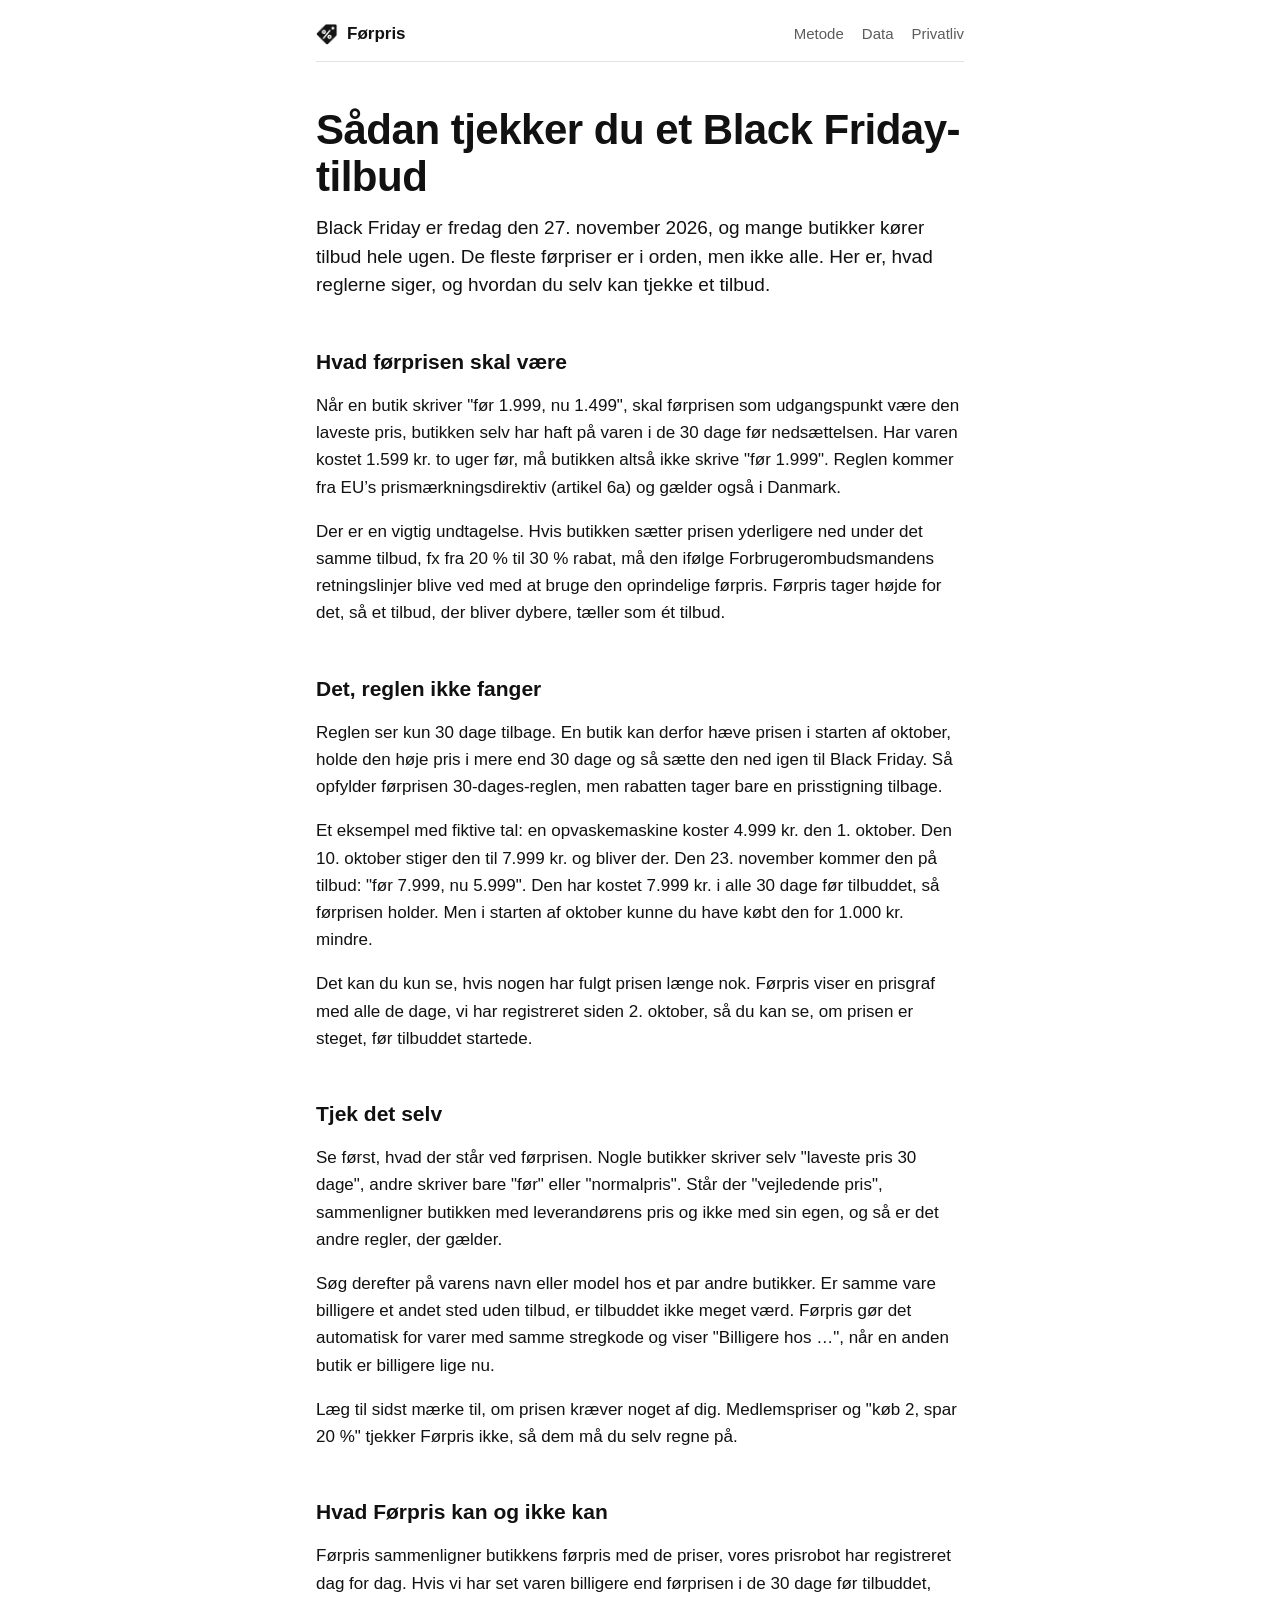
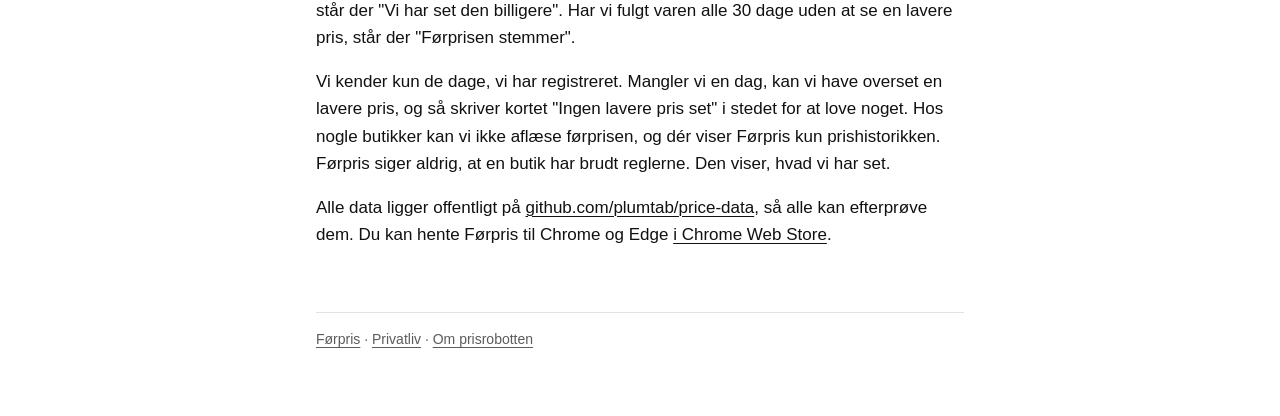
<file: site-src/black-week.html>
<!doctype html>
<html lang="da">
<head>
<meta charset="utf-8"><meta name="viewport" content="width=device-width, initial-scale=1">
<!-- Draft (backlog #5). Not linked from the other pages and not indexed until mid-November. -->
<meta name="robots" content="noindex">
<title>Sådan tjekker du et Black Friday-tilbud – Førpris</title>
<meta name="description" content="Førprisen skal være den laveste pris i de 30 dage før tilbuddet. Sådan tjekker du det selv, og her er det, reglen ikke fanger.">
<link rel="stylesheet" href="style.css">
<link rel="icon" href="icon.png">
</head>
<body><main>
<header class="top">
  <a class="brand" href="./"><img src="icon.png" alt="">Førpris</a>
  <nav><a href="./#metode">Metode</a><a href="https://github.com/plumtab/price-data">Data</a><a href="privacy.html">Privatliv</a></nav>
</header>

<h1>Sådan tjekker du et Black Friday-tilbud</h1>
<p class="lead">Black Friday er fredag den 27. november 2026, og mange butikker kører tilbud hele ugen. De fleste førpriser er i orden, men ikke alle. Her er, hvad reglerne siger, og hvordan du selv kan tjekke et tilbud.</p>

<h2>Hvad førprisen skal være</h2>
<p>Når en butik skriver "før 1.999, nu 1.499", skal førprisen som udgangspunkt være den laveste pris, butikken selv har haft på varen i de 30 dage før nedsættelsen. Har varen kostet 1.599 kr. to uger før, må butikken altså ikke skrive "før 1.999". Reglen kommer fra EU’s prismærkningsdirektiv (artikel 6a) og gælder også i Danmark.</p>
<p>Der er en vigtig undtagelse. Hvis butikken sætter prisen yderligere ned under det samme tilbud, fx fra 20 % til 30 % rabat, må den ifølge Forbrugerombudsmandens retningslinjer blive ved med at bruge den oprindelige førpris. Førpris tager højde for det, så et tilbud, der bliver dybere, tæller som ét tilbud.</p>

<h2>Det, reglen ikke fanger</h2>
<p>Reglen ser kun 30 dage tilbage. En butik kan derfor hæve prisen i starten af oktober, holde den høje pris i mere end 30 dage og så sætte den ned igen til Black Friday. Så opfylder førprisen 30-dages-reglen, men rabatten tager bare en prisstigning tilbage.</p>
<p>Et eksempel med fiktive tal: en opvaskemaskine koster 4.999 kr. den 1. oktober. Den 10. oktober stiger den til 7.999 kr. og bliver der. Den 23. november kommer den på tilbud: "før 7.999, nu 5.999". Den har kostet 7.999 kr. i alle 30 dage før tilbuddet, så førprisen holder. Men i starten af oktober kunne du have købt den for 1.000 kr. mindre.</p>
<p>Det kan du kun se, hvis nogen har fulgt prisen længe nok. Førpris viser en prisgraf med alle de dage, vi har registreret siden 2. oktober, så du kan se, om prisen er steget, før tilbuddet startede.</p>

<h2>Tjek det selv</h2>
<p>Se først, hvad der står ved førprisen. Nogle butikker skriver selv "laveste pris 30 dage", andre skriver bare "før" eller "normalpris". Står der "vejledende pris", sammenligner butikken med leverandørens pris og ikke med sin egen, og så er det andre regler, der gælder.</p>
<p>Søg derefter på varens navn eller model hos et par andre butikker. Er samme vare billigere et andet sted uden tilbud, er tilbuddet ikke meget værd. Førpris gør det automatisk for varer med samme stregkode og viser "Billigere hos …", når en anden butik er billigere lige nu.</p>
<p>Læg til sidst mærke til, om prisen kræver noget af dig. Medlemspriser og "køb 2, spar 20 %" tjekker Førpris ikke, så dem må du selv regne på.</p>

<h2>Hvad Førpris kan og ikke kan</h2>
<p>Førpris sammenligner butikkens førpris med de priser, vores prisrobot har registreret dag for dag. Hvis vi har set varen billigere end førprisen i de 30 dage før tilbuddet, står der "Vi har set den billigere". Har vi fulgt varen alle 30 dage uden at se en lavere pris, står der "Førprisen stemmer".</p>
<p>Vi kender kun de dage, vi har registreret. Mangler vi en dag, kan vi have overset en lavere pris, og så skriver kortet "Ingen lavere pris set" i stedet for at love noget. Hos nogle butikker kan vi ikke aflæse førprisen, og dér viser Førpris kun prishistorikken. Førpris siger aldrig, at en butik har brudt reglerne. Den viser, hvad vi har set.</p>
<p>Alle data ligger offentligt på <a href="https://github.com/plumtab/price-data">github.com/plumtab/price-data</a>, så alle kan efterprøve dem. Du kan hente Førpris til Chrome og Edge <a href="https://chromewebstore.google.com/detail/ooiffhkhcknibnippafdfdllikeeeoik">i Chrome Web Store</a>.</p>

<footer class="foot"><a href="./">Førpris</a> · <a href="privacy.html">Privatliv</a> · <a href="bot.html">Om prisrobotten</a></footer>
</main></body>
</html>
</file>
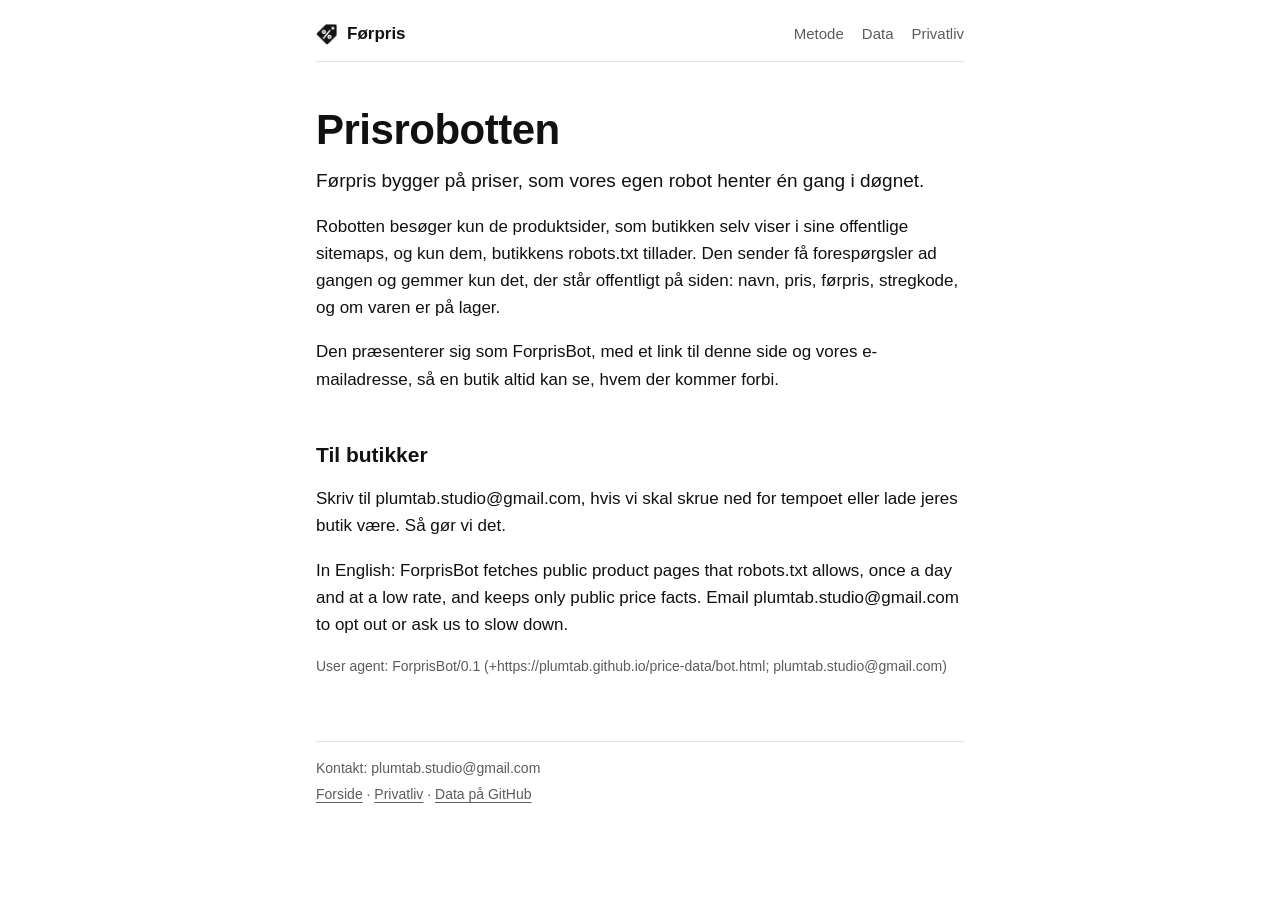
<file: site-src/bot.html>
<!doctype html>
<html lang="da">
<head>
<meta charset="utf-8"><meta name="viewport" content="width=device-width, initial-scale=1">
<title>Førpris’ prisrobot</title>
<link rel="stylesheet" href="style.css">
<link rel="icon" href="icon.png">
</head>
<body><main>
<header class="top">
  <a class="brand" href="./"><img src="icon.png" alt="">Førpris</a>
  <nav><a href="./#metode">Metode</a><a href="https://github.com/plumtab/price-data">Data</a><a href="privacy.html">Privatliv</a></nav>
</header>
<h1>Prisrobotten</h1>
<p class="lead">Førpris bygger på priser, som vores egen robot henter én gang i døgnet.</p>

<p>Robotten besøger kun de produktsider, som butikken selv viser i sine offentlige sitemaps, og kun dem, butikkens robots.txt tillader. Den sender få forespørgsler ad gangen og gemmer kun det, der står offentligt på siden: navn, pris, førpris, stregkode, og om varen er på lager.</p>
<p>Den præsenterer sig som ForprisBot, med et link til denne side og vores e-mailadresse, så en butik altid kan se, hvem der kommer forbi.</p>

<h2>Til butikker</h2>
<p>Skriv til plumtab.studio@gmail.com, hvis vi skal skrue ned for tempoet eller lade jeres butik være. Så gør vi det.</p>
<p lang="en">In English: ForprisBot fetches public product pages that robots.txt allows, once a day and at a low rate, and keeps only public price facts. Email plumtab.studio@gmail.com to opt out or ask us to slow down.</p>
<p class="small">User agent: ForprisBot/0.1 (+https://plumtab.github.io/price-data/bot.html; plumtab.studio@gmail.com)</p>

<footer>
  Kontakt: plumtab.studio@gmail.com<br>
  <a href="./">Forside</a> · <a href="privacy.html">Privatliv</a> · <a href="https://github.com/plumtab/price-data">Data på GitHub</a>
</footer>
</main></body>
</html>
</file>
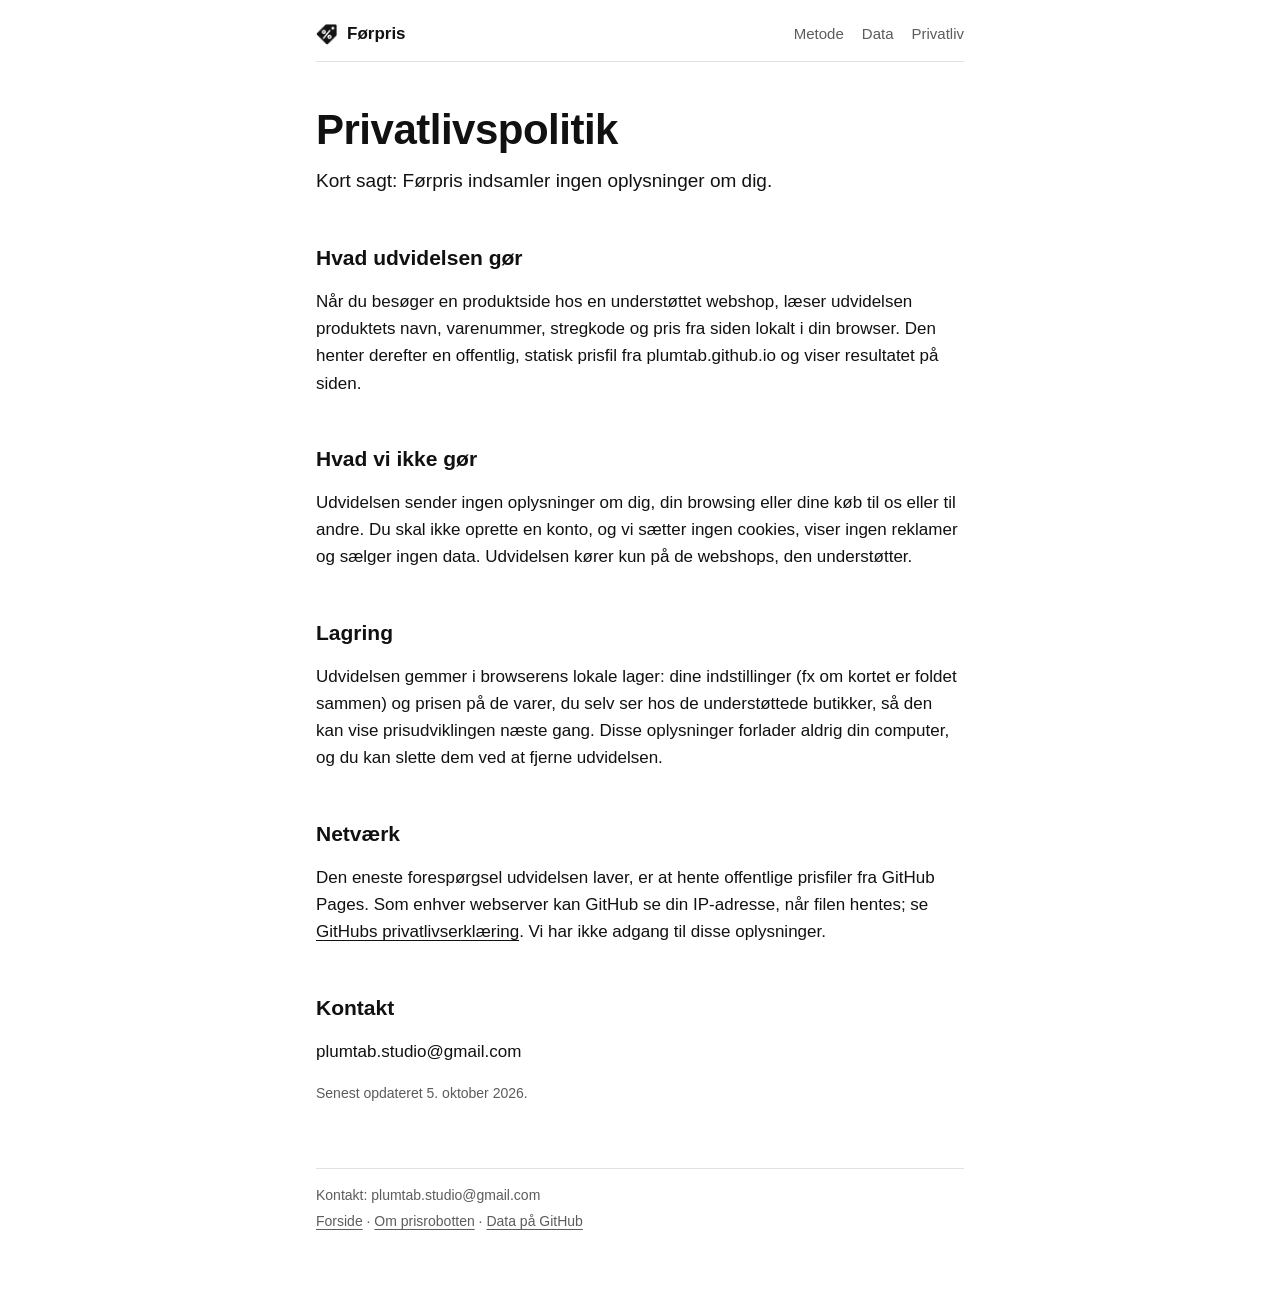
<file: site-src/privacy.html>
<!doctype html>
<html lang="da">
<head>
<meta charset="utf-8"><meta name="viewport" content="width=device-width, initial-scale=1">
<title>Privatlivspolitik – Førpris</title>
<link rel="stylesheet" href="style.css">
<link rel="icon" href="icon.png">
</head>
<body><main>
<header class="top">
  <a class="brand" href="./"><img src="icon.png" alt="">Førpris</a>
  <nav><a href="./#metode">Metode</a><a href="https://github.com/plumtab/price-data">Data</a><a href="privacy.html">Privatliv</a></nav>
</header>
<h1>Privatlivspolitik</h1>
<p class="lead">Kort sagt: Førpris indsamler ingen oplysninger om dig.</p>

<h2>Hvad udvidelsen gør</h2>
<p>Når du besøger en produktside hos en understøttet webshop, læser udvidelsen produktets navn, varenummer, stregkode og pris fra siden lokalt i din browser. Den henter derefter en offentlig, statisk prisfil fra plumtab.github.io og viser resultatet på siden.</p>

<h2>Hvad vi ikke gør</h2>
<p>Udvidelsen sender ingen oplysninger om dig, din browsing eller dine køb til os eller til andre. Du skal ikke oprette en konto, og vi sætter ingen cookies, viser ingen reklamer og sælger ingen data. Udvidelsen kører kun på de webshops, den understøtter.</p>

<h2>Lagring</h2>
<p>Udvidelsen gemmer i browserens lokale lager: dine indstillinger (fx om kortet er foldet sammen) og prisen på de varer, du selv ser hos de understøttede butikker, så den kan vise prisudviklingen næste gang. Disse oplysninger forlader aldrig din computer, og du kan slette dem ved at fjerne udvidelsen.</p>

<h2>Netværk</h2>
<p>Den eneste forespørgsel udvidelsen laver, er at hente offentlige prisfiler fra GitHub Pages. Som enhver webserver kan GitHub se din IP-adresse, når filen hentes; se <a href="https://docs.github.com/en/site-policy/privacy-policies/github-general-privacy-statement">GitHubs privatlivserklæring</a>. Vi har ikke adgang til disse oplysninger.</p>

<h2>Kontakt</h2>
<p>plumtab.studio@gmail.com</p>
<p class="small">Senest opdateret 5. oktober 2026.</p>
<footer>
  Kontakt: plumtab.studio@gmail.com<br>
  <a href="./">Forside</a> · <a href="bot.html">Om prisrobotten</a> · <a href="https://github.com/plumtab/price-data">Data på GitHub</a>
</footer>
</main></body>
</html>
</file>
<file: site-src/style.css>
:root { --ink: #111; --muted: #5c5c5c; --line: #e2e2e2; --bg: #fff; }
* { box-sizing: border-box; }
body { margin: 0; background: var(--bg); color: var(--ink); font: 17px/1.6 -apple-system, BlinkMacSystemFont, "Segoe UI", Roboto, Helvetica, Arial, sans-serif; font-variant-numeric: tabular-nums; -webkit-font-smoothing: antialiased; }
main { max-width: 680px; margin: 0 auto; padding: 20px 16px 64px; }
a { color: inherit; text-decoration: underline; text-underline-offset: 3px; text-decoration-thickness: 1px; }
a:hover { text-decoration-thickness: 2px; }

header.top { display: flex; align-items: center; justify-content: space-between; gap: 16px; padding-bottom: 14px; margin-bottom: 44px; border-bottom: 1px solid var(--line); }
.brand { display: inline-flex; align-items: center; gap: 9px; font-weight: 650; font-size: 17px; text-decoration: none; }
.brand img { width: 22px; height: 22px; }
.brand small { font-weight: 400; font-size: 14px; color: var(--muted); }
header.top nav { display: flex; gap: 18px; font-size: 15px; }
header.top nav a { text-decoration: none; color: var(--muted); }
header.top nav a:hover { color: var(--ink); text-decoration: underline; }

h1 { font-size: clamp(30px, 5.4vw, 42px); line-height: 1.12; letter-spacing: -0.5px; font-weight: 700; margin: 0 0 14px; }
h2 { font-size: 21px; line-height: 1.3; margin: 48px 0 8px; }
h3 { font-size: 17px; margin: 24px 0 4px; }
p.lead { font-size: 19px; line-height: 1.5; margin: 0 0 12px; }
p.facts { color: var(--muted); margin: 0 0 32px; }
ul { padding-left: 20px; } li { margin: 4px 0; }
code { font-family: ui-monospace, SFMono-Regular, Menlo, Consolas, monospace; font-size: .88em; background: #f4f4f4; border-radius: 3px; padding: 1px 5px; }

figure.example { margin: 0 0 8px; }
figure.example img { display: block; width: 100%; max-width: 420px; height: auto; margin: -18px 0 -18px -24px; }
figure.example figcaption { font-size: 14px; color: var(--muted); margin-top: 6px; }

table.plain { width: 100%; border-collapse: collapse; font-size: 16px; margin-top: 12px; }
table.plain th, table.plain td { padding: 9px 12px 9px 0; border-bottom: 1px solid var(--line); text-align: left; vertical-align: top; }
table.plain thead th { font-size: 13px; font-weight: 600; color: var(--muted); border-bottom: 1px solid var(--ink); }
table.plain td:first-child { width: 36%; font-weight: 600; }

.index table { width: 100%; border-collapse: collapse; font-size: 16px; margin-top: 12px; }
.index th, .index td { padding: 8px 8px 8px 0; border-bottom: 1px solid var(--line); text-align: left; }
.index thead th { font-size: 13px; font-weight: 600; color: var(--muted); border-bottom: 1px solid var(--ink); }
.index .n { text-align: right; padding-right: 16px; }
.index .spark { width: 90px; height: 20px; display: block; }
.index .spark polyline { fill: none; stroke: var(--ink); stroke-width: 1.5; vector-effect: non-scaling-stroke; }

.small { font-size: 14px; color: var(--muted); } .muted { color: var(--muted); }
.note { color: var(--muted); }
footer { margin-top: 64px; padding-top: 14px; border-top: 1px solid var(--line); font-size: 14px; color: var(--muted); line-height: 1.8; }

@media (prefers-color-scheme: dark) {
  :root { --ink: #ededed; --muted: #a3a3a3; --line: #333; --bg: #141414; }
  code { background: #222; }
  .brand img { filter: invert(1); }
}
@media (max-width: 480px) { .index th:last-child, .index td:last-child { display: none; } }
</file>
